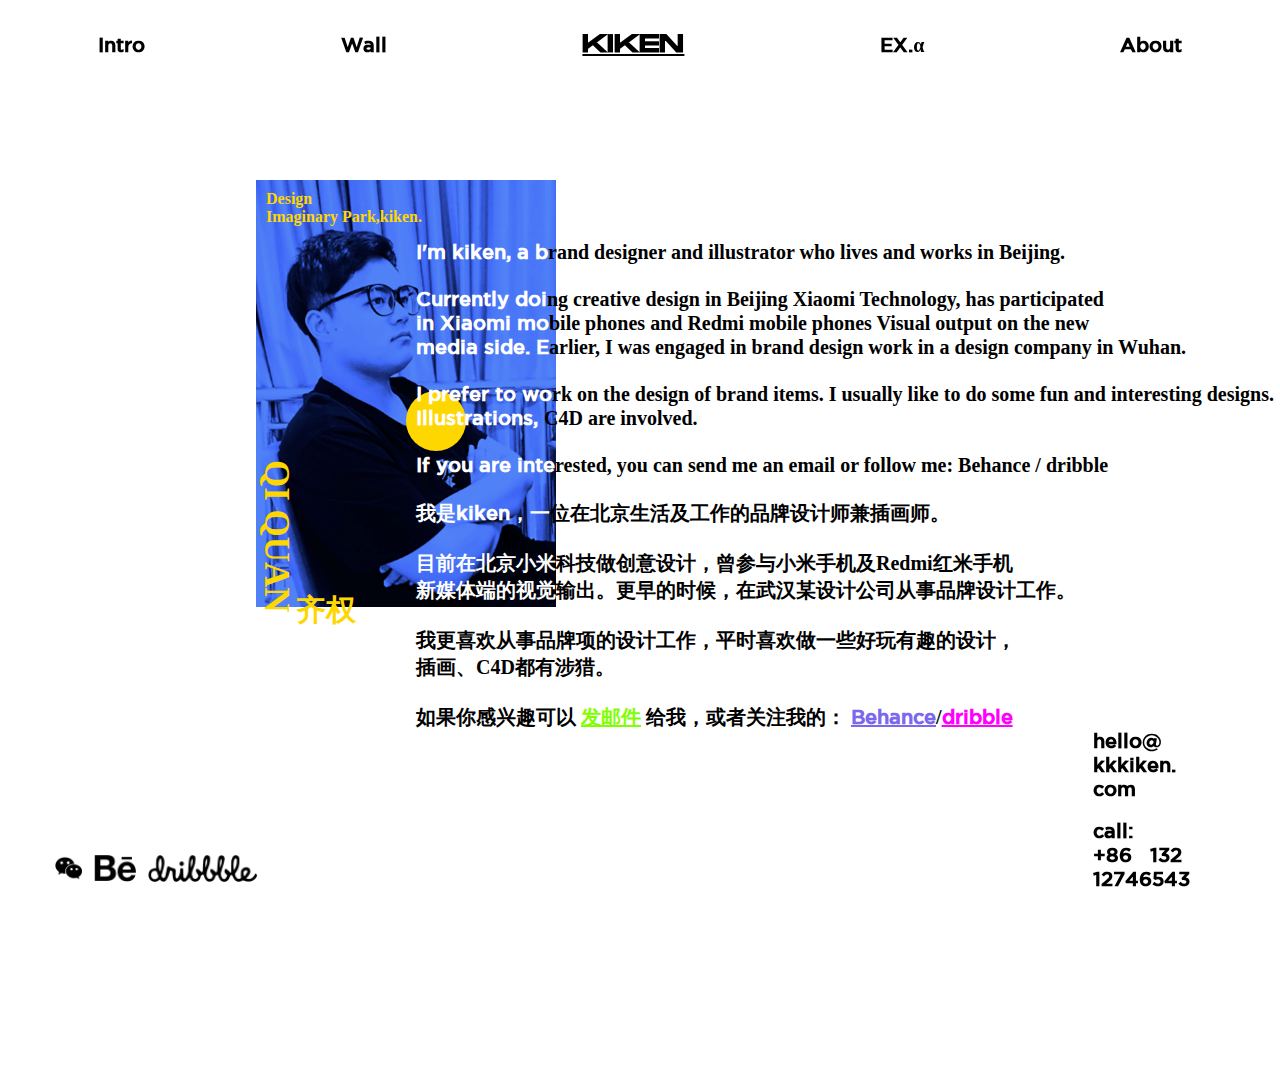
<file: About.html>
<html>
<head>
    <meta charset="utf-8">
    <title>游不动乐园</title>
    <link rel="stylesheet" href="./src/basic.css" />
    <link rel="stylesheet" href="./src/index.css" />
    <style>
      span.changecolor{
        color: white;
      }
    </style>
</head>
<body>
    <div id="header">
        <a href="Intro.html" class="item">Intro</a>
        <a href="Wall.html" class="item">Wall</a>
        <a
          href="Index.html"
          class="item show"
          style="font-family: Minument Extened-Regular; font-size: 25px"
          >KIKEN</a
        >
        <a href="Ex.a.html" class="item">EX.α</a>
        <a href="About.html" class="item">About</a>
      </div>
<div style="position:absolute ; left: 20vw; top: 20vh;">
  <div style= "position: relative; left: 0px; top: 0px; width: 300px; height: 100vh;  background-image: url(images/HYJ/kiken.png); background-repeat: no-repeat; background-size: 320px">
    <div style="font-family:HYQiHeiY4-35W; color:gold;font-size: 16px; position: relative;  left:10px; top: 10px;">
      Design
      <br>
      Imaginary Park,kiken.
    </div>
    <br>
    <div style="transform:rotate(90deg);font-family:  HYQiHeiY4-35W; font-size: 35px; color: gold; position: relative; top: 350px;left:-130px">
      QI QUAN
    </div>
    <div style="font-family: HYQiHeiY4-35W; color:gold;font-size: 30px; position: relative;  left:40px; top: 310px;">
      齐权
    </div>
    <div style="width: 60px;height: 60px;border-radius: 50%;background-color:gold;position: relative; left: 150px; top: 70px;"></div>
  </div>  
  <div class="about" style="position: relative;left: 160px;top: -100vh; font-size: 22px;width: 70vw;height: 0vh;">
      <p style="font-family:HYQiHeiY4-35W; font-size: 20px; position: relative; top:60px;">
          <span class="changecolor">I'm kiken, a b</span>rand designer and illustrator who lives and works in Beijing.
          <br><br>
          <span class="changecolor">Currently doi</span>ng creative design in Beijing Xiaomi Technology, has participated
          <br>
          <span class="changecolor">in Xiaomi mo</span>bile phones and Redmi mobile phones Visual output on the new
          <br>
          <span class="changecolor">media side. E</span>arlier, I was engaged in brand design work in a design company in Wuhan.
          <br><br>
          <span class="changecolor">I prefer to wo</span>rk on the design of brand items. I usually like to do some fun and interesting designs.
          <br>
          <span class="changecolor">Illustrations, </span>C4D are involved.
          <br><br>
          <span class="changecolor">If you are inte</span>rested, you can send me an email or follow me: Behance / dribble
          <br><br>
          <span class="changecolor">我是kiken，一</span>位在北京生活及工作的品牌设计师兼插画师。
          <br><br>
          <span class="changecolor">目前在北京小米</span>科技做创意设计，曾参与小米手机及Redmi红米手机
          <br>
          <span class="changecolor"> 新媒体端的视觉</span>输出。更早的时候，在武汉某设计公司从事品牌设计工作。
          <br><br>
          我更喜欢从事品牌项的设计工作，平时喜欢做一些好玩有趣的设计，
          <br>
          插画、C4D都有涉猎。
          <br><br>
          如果你感兴趣可以
          <a style="color:chartreuse;"><u>发邮件</u></a>
          给我，或者关注我的：
          <a href="" style="color:mediumslateblue;"><u>Behance</u></a>/<a href="" style="color: fuchsia;"><u>dribble</u></a>
          <br><br><br>
      </p>
  </div>
  
</div>
<div id="footer">
    <div class="left">
      <a href="#" class="wechat"
        ><img src="./images/wechat.png" alt="wechat" />
        <div class="QR">
          <img src="./images/QR.jpg" alt="kiken" />
        </div>
      </a>
      <a href="http://www.behance.net/sjsqiquan8286" class="Be">
        <img src="./images/Be.png" alt="Be" />
      </a>
      <a href="http://dribbble.com/qiquan" class="dribbble">
        <img src="./images/dribbble.png" alt="dribbble" />
      </a>
    </div>
    <div class="right">
      <p class="website">
        hello@<br />
        kkkiken.<br />
        com
      </p>
      <p class="phonenum">
        call:<br />
        +86 &nbsp 132<br />
        12746543
      </p>
    </div>
  </div>
</body>
</html>
</file>
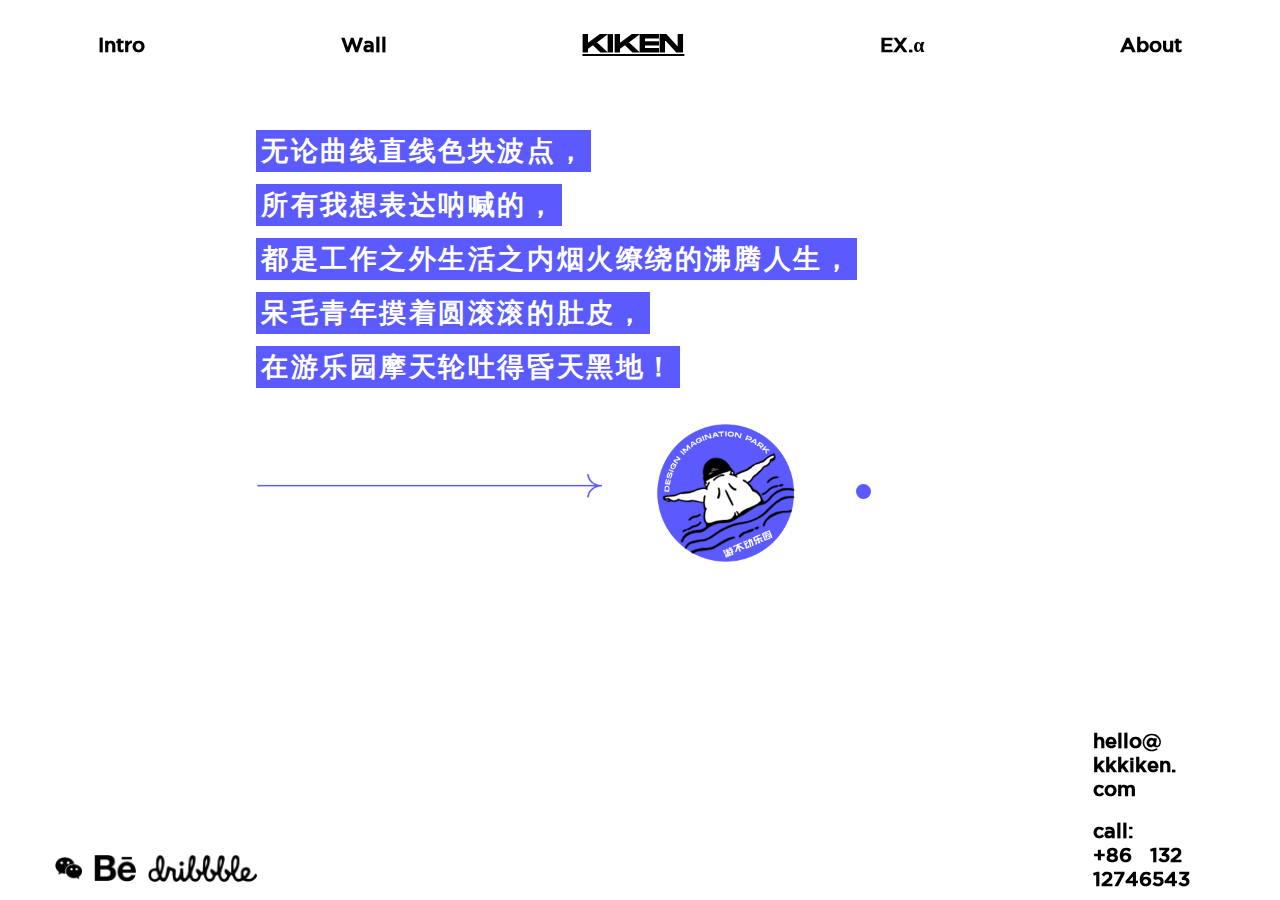
<file: Intro.html>
<html>
<head>
    <meta charset="utf-8">
    <title>游不动乐园</title>
    <link rel="stylesheet" href="./src/basic.css" />
    <link rel="stylesheet" href="./src/index.css" />
    <style>
        span.maincontent{
          padding-top: 6px;
          padding-bottom: 6px;
          padding-left: 5px;
          padding-right: 5px;
          background-color:#5a5aff;
          color:#FFFFFF;
          font-size: 27px;
          letter-spacing: 0.2vw;
          line-height: 2;
          font-family: HYQiHeiY4-35W;
        }
    </style>
</head>
<body>
    <div id="header">
        <a href="Intro.html" class="item">Intro</a>
        <a href="Wall.html" class="item">Wall</a>
        <a
          href="Index.html"
          class="item show"
          style="font-family: Minument Extened-Regular; font-size: 25px"
          >KIKEN</a
        >
        <a href="Ex.a.html" class="item">EX.α</a>
        <a href="About.html" class="item">About</a>
      </div>
<div class="my-container" style="position: absolute; left: 20vw; top: 100px;">
    <div class="introduction">
      <br>
      <span class="maincontent">无论曲线直线色块波点，</span><br>
      <span class="maincontent">所有我想表达呐喊的，</span><br>   
      <span class="maincontent">都是工作之外生活之内烟火缭绕的沸腾人生，</span><br>
      <span class="maincontent">呆毛青年摸着圆滚滚的肚皮，</span><br>
      <span class="maincontent">在游乐园摩天轮吐得昏天黑地！</span><br>
    </div>
    <div style="position:relative;">
        <img src="images\HYJ\arrow.png" width=350px height="30px" style="position: relative; top: 80px;">
        <img class="logo" src="images\HYJ\logo.png" width="140px" height="140px" style="position:relative; left:400px;">
        <div style="width: 15px;height: 15px;border-radius: 50%;background-color: #5a5aff;position: relative; left: 600px; top: -80px;"></div>
    </div>
</div>


<div id="footer">
    <div class="left">
      <a href="#" class="wechat"
        ><img src="./images/wechat.png" alt="wechat" />
        <div class="QR">
          <img src="./images/QR.jpg" alt="kiken" />
        </div>
      </a>
      <a href="http://www.behance.net/sjsqiquan8286" class="Be">
        <img src="./images/Be.png" alt="Be" />
      </a>
      <a href="http://dribbble.com/qiquan" class="dribbble">
        <img src="./images/dribbble.png" alt="dribbble" />
      </a>
    </div>
    <div class="right">
      <p class="website">
        hello@<br />
        kkkiken.<br />
        com
      </p>
      <p class="phonenum">
        call:<br />
        +86 &nbsp 132<br />
        12746543
      </p>
    </div>
  </div>
</body>
</html>
</file>
<file: src/basic.css>
* {
  margin: 0;
  padding: 0;
}
a {
  text-decoration: none;
  display: inline-block;
  cursor: pointer;
  color: black;
}
img {
  display: block;
}
ul {
  list-style: none;
}
@font-face {
  font-family: "HYQiHeiY4-45W";
  src: url("../font/HYQiHeiY4-45W.otf");
}
@font-face {
  font-family: "HYQiHeiY4-55W";
  src: url("../font/HYQiHeiY4-55W.otf");
}
@font-face {
  font-family: "Gotham Medium";
  src: url("../font/GOTHAM-MEDIUM.TTF");
}
@font-face {
  font-family: "Minument Extened-Regular";
  src: url("../font/MonumentExtended-Regular.otf");
}
</file>
<file: src/index.css>
* {
  font-family: Gotham Medium;
  font-weight: bold;
  font-size: 20px;
}
#header {
  position: fixed;
  top: 0;
  left: 0;
  width: 100%;
  height: 10vh;
  display: flex;
  justify-content: space-around;
  z-index: 9;
}
#header > .item {
  height: 10vh;
  line-height: 10vh;
}
#header > .show {
  text-decoration: underline;
}
#header > a:hover {
  text-decoration: underline;
}
#main > video {
  object-fit: cover;
  width: 100%;
  height: 100%;
  position: fixed;
  top: 0;
  left: 0;
  z-index: -1;
}
#footer {
  position: fixed;
  bottom: 0;
  left: 0;
  width: 100%;
  height: 20vh;
}
#footer > .left {
  float: left;
  margin-left: 10vh;
  position: relative;
  top: 15vh;
  left: -3vw;
}
#footer > .left > a {
  margin: 0 3px;
}
#footer .QR {
  display: none;
  position: absolute;
  left: calc(1.5vh - 75px);
  top: -160px;
  transition: all 0.2s ease-in-out;
}
#footer .QR > img {
  height: 150px;
  width: 150px;
}
#footer .QR::after {
  content: "";
  width: 0;
  height: 0;
  border: 10px solid transparent;
  border-top: 10px solid white;
  display: block;
  margin-left: 65px;
}
#footer > .left > .wechat:hover .QR {
  display: block;
}
#footer > .left > a > img {
  height: 3vh;
}
#footer > .right {
  float: right;
  height: 20vh;
  margin-right: 10vh;
  display: flex;
  flex-direction: column;
  justify-content: space-around;
}
</file>
